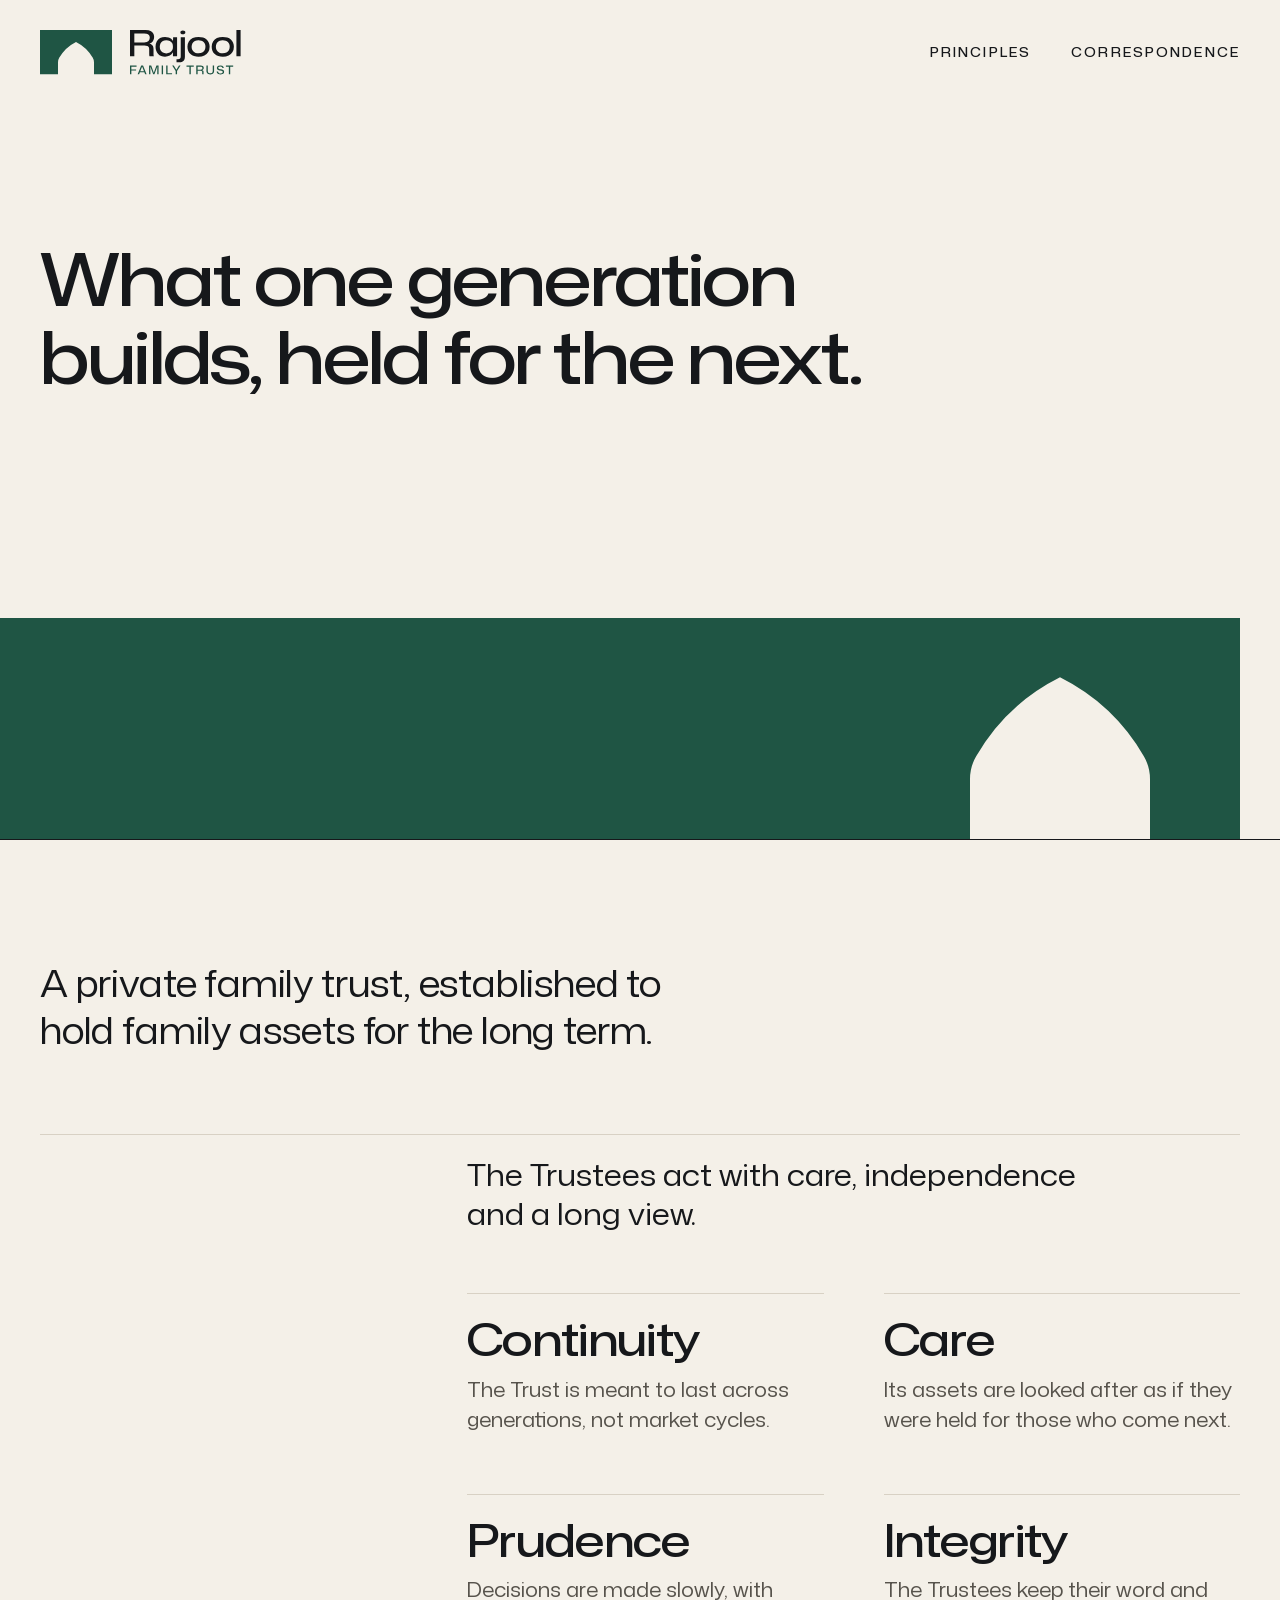
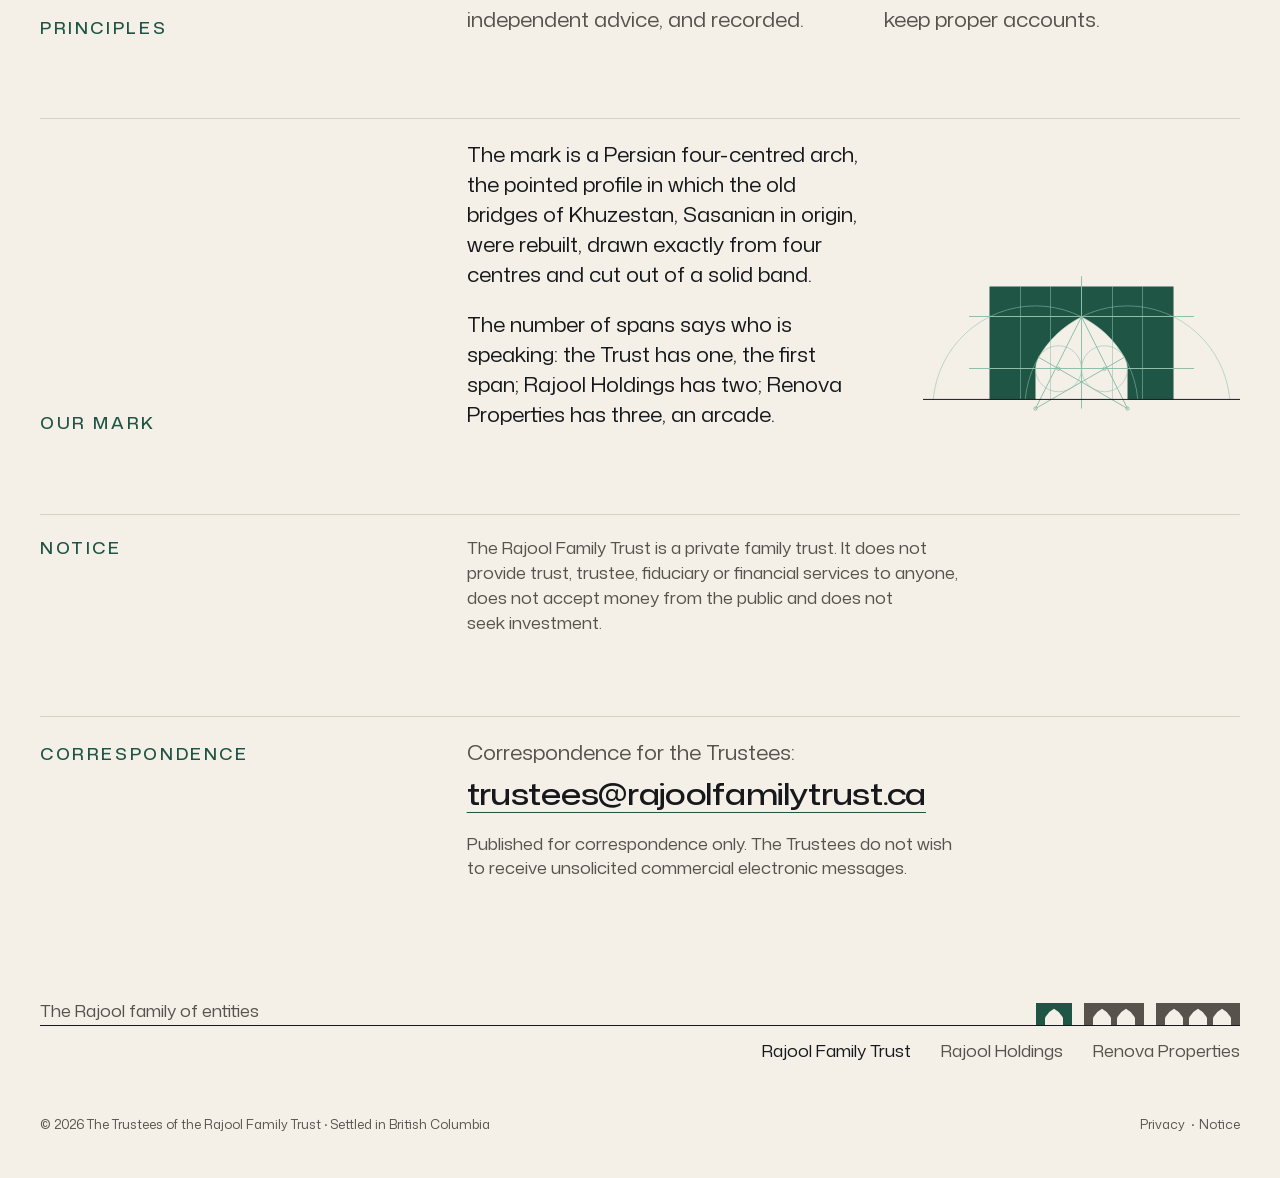
<file: index.html>
<!doctype html>
<html lang="en-CA">
<head>
<meta charset="utf-8">
<meta http-equiv="Content-Security-Policy" content="default-src 'none'; style-src 'self'; font-src 'self'; img-src 'self'; base-uri 'none'; form-action 'none'; upgrade-insecure-requests">
<meta name="viewport" content="width=device-width, initial-scale=1">
<meta name="referrer" content="strict-origin-when-cross-origin">
<title>Rajool Family Trust</title>
<meta name="description" content="A private family trust established in British Columbia to hold family assets for the long term.">
<meta name="robots" content="noindex">
<link rel="canonical" href="https://rajoolfamilytrust.ca/">
<meta property="og:type" content="website">
<meta property="og:site_name" content="Rajool Family Trust">
<meta property="og:title" content="Rajool Family Trust">
<meta property="og:description" content="A private family trust established in British Columbia to hold family assets for the long term.">
<meta property="og:url" content="https://rajoolfamilytrust.ca/">
<meta property="og:locale" content="en_CA">
<meta property="og:image" content="https://rajoolfamilytrust.ca/assets/og.png?v=c818d15e2e">
<meta property="og:image:type" content="image/png">
<meta property="og:image:width" content="1200">
<meta property="og:image:height" content="630">
<meta property="og:image:alt" content="Rajool Family Trust">
<meta name="twitter:card" content="summary_large_image">
<script type="application/ld+json">{"@context":"https://schema.org","@graph":[{"@type":"Organization","@id":"https://rajoolfamilytrust.ca/#organization","name":"Rajool Family Trust","legalName":"Rajool Family Trust","url":"https://rajoolfamilytrust.ca/","email":"trustees\u0040rajoolfamilytrust.ca","logo":"https://rajoolfamilytrust.ca/apple-touch-icon.png","description":"A private family trust established in British Columbia to hold family assets for the long term."},{"@type":"WebSite","@id":"https://rajoolfamilytrust.ca/#website","name":"Rajool Family Trust","url":"https://rajoolfamilytrust.ca/","publisher":{"@id":"https://rajoolfamilytrust.ca/#organization"}}]}</script>
<meta name="color-scheme" content="light">
<meta name="theme-color" content="#F4F0E8">
<link rel="preload" href="./assets/fonts/monasans-expanded-500-latin.woff2?v=4d032e9714" as="font" type="font/woff2" crossorigin>
<link rel="preload" href="./assets/fonts/monasans-semiexpanded-400-latin.woff2?v=7b20d30480" as="font" type="font/woff2" crossorigin>
<link rel="stylesheet" href="./assets/site.css?v=5542c61ba9">
<link rel="icon" href="./favicon.ico?v=ce61521b8e" sizes="32x32">
<link rel="icon" href="./icon.svg?v=ce0da22060" type="image/svg+xml">
<link rel="apple-touch-icon" href="./apple-touch-icon.png?v=f3a1981f7a">

</head>
<body>
<a class="skip-link" href="#main">Skip to content</a>
<header class="site-header">
<div class="wrap site-header__inner">
<a class="site-mark" href="./" aria-current="page"><svg viewBox="0 0 505 115" width="202" height="46" role="img" aria-label="Rajool Family Trust"><title>Rajool Family Trust</title><path class="mark" fill="#1F5544" fill-rule="evenodd" d="M0 110.83V0H180V110.83H135V80.83A22.5 22.5 0 0 0 131.99 69.58A100.44 100.44 0 0 0 90 30A100.44 100.44 0 0 0 48.01 69.58A22.5 22.5 0 0 0 45 80.83V110.83Z"/><path class="name" fill="#16181B" d="M225 65.76v-65.76h38.7q4.42 0 7.85 0.77t6.04 2.3 4.33 3.74 2.58 4.96 0.85 6q0 6.32-3.11 10.51t-8.8 5.82v0.54q3.61 0.54 5.91 2.17t3.39 4.23q1.08 2.62 1.08 6.32v11.73q0 1.71 0.13 3.29t0.77 3.38h-11q-0.46-1.53-0.59-3.16t-0.14-3.6v-9.93q0-3.42-0.99-5.68t-3.52-3.29-7.12-1.04h-26.61v-8.12h25.79q7.67 0 10.78-3.2t3.12-8.35q0-2.97-1-5.05t-2.84-3.38-4.37-1.89-5.69-0.59h-24.71v57.28zm87.6 0.81q-5.33 0-9.7-1.71t-7.49-4.96-4.83-7.8-1.71-10.15q0-7.58 2.98-13.13t8.34-8.52 12.41-2.98q4.96 0 8.75 1.22t6.49 3.38 4.15 5.05h0.54l0.27-8.93h9.92v47.72h-10.37v-9.38h-0.54q-2.26 4.6-7.44 7.4t-11.77 2.79zm2.97-8.11q5.23 0 8.98-2.08t5.73-5.5 1.98-7.4v-3.61q0-3.88-1.98-7.17t-5.73-5.28-8.98-1.98q-4.87 0-8.48 1.94t-5.64 5.59-2.03 8.98q0 5.05 2.03 8.79t5.64 5.73 8.48 1.99zm25.71 22.37v-7.94h3.79q3.52 0 5.14-1.67t1.63-5.73v-47.45h10.46v48.8q0 5.06-1.76 8.12t-4.92 4.47-7.48 1.4zm15.88-69.91q-3.07 0-4.65-1.4t-1.58-3.48q0-2.34 1.72-3.6t4.51-1.27q3.07 0 4.64 1.36t1.58 3.51q0 2.35-1.71 3.61t-4.51 1.27zm39.24 55.74q-6.32 0-11.41-1.71t-8.75-4.92-5.64-7.75q-1.99-4.56-1.99-10.24 0-7.67 3.48-13.22t9.69-8.52q6.23-2.98 14.62-2.98 6.22 0 11.32 1.67t8.75 4.92 5.64 7.8 1.98 10.33q0 7.48-3.43 13.03t-9.65 8.57-14.61 3.02zm0-8.3q5.32 0 9.2-1.98t5.95-5.68 2.08-8.66q0-3.79-1.17-6.86t-3.43-5.23-5.46-3.29-7.17-1.13q-5.41 0-9.25 1.98t-5.95 5.73-2.12 8.8q0 3.7 1.22 6.72t3.42 5.18 5.42 3.3q3.2 1.12 7.26 1.12zm60.62 8.3q-6.32 0-11.41-1.71t-8.75-4.92-5.64-7.75q-1.99-4.56-1.99-10.24 0-7.67 3.48-13.22t9.69-8.52q6.23-2.98 14.62-2.98 6.22 0 11.32 1.67t8.75 4.92 5.64 7.8 1.98 10.33q0 7.48-3.43 13.03t-9.65 8.57-14.61 3.02zm0-8.3q5.32 0 9.2-1.98t5.95-5.68 2.08-8.66q0-3.79-1.17-6.86t-3.43-5.23-5.46-3.29-7.17-1.13q-5.41 0-9.25 1.98t-5.95 5.73-2.12 8.8q0 3.7 1.22 6.72t3.42 5.18 5.42 3.3q3.2 1.12 7.26 1.12zm34.01 7.4v-65.76h10.46v65.76z"/><path class="descriptor" fill="#1F5544" d="M225 110.83v-21.87h16.41v2.88h-13.5l0.51-0.54v19.53zm2.55-9.3v-2.76h12.66v2.76zm16.59 9.3l8.85-21.87h4.65l8.85 21.87h-3.66l-6.33-16.38-1.08-2.88h-0.18l-1.08 2.91-6.36 16.35zm5.31-5.04l0.84-2.67h10.08l0.81 2.67zm23.19 5.04v-21.87h5.37l4.47 12.09 1.95 5.7h0.21l1.95-5.7 4.47-12.09h5.37v21.87h-3.27v-10.62l0.09-8.16h-0.24l-2.4 6.84-4.53 11.94h-3.09l-4.47-11.82-2.46-6.96h-0.24l0.12 8.19v10.59zm31.59 0v-21.87h3.42v21.87zm11.25 0v-21.87h3.42v19.68l-0.75-0.78h11.97v2.97zm23.7 0v-8.58l-8.73-13.29h3.96l4.14 6.57 2.28 3.84h0.15l2.31-3.84 4.2-6.57h3.9l-8.76 13.29v8.58zm34.38 0v-19.35h3.42v19.35zm-7.35-18.96v-2.91h18.21v2.91zm24.45 18.96v-21.87h11.64q1.38 0 2.51 0.25t1.98 0.75 1.44 1.2 0.87 1.64 0.28 2.07q0 2.04-1.03 3.43t-2.93 1.94v0.18q1.23 0.21 2.01 0.75t1.13 1.42 0.34 2.12v3.81q0 0.57 0.05 1.14t0.28 1.17h-3.48q-0.18-0.48-0.22-1.05t-0.05-1.29v-3.21q0-1.14-0.33-1.88t-1.17-1.11-2.4-0.37h-7.86v-2.67h7.68q2.46 0 3.48-1.08t1.02-2.76q0-0.99-0.31-1.68t-0.92-1.14-1.42-0.65q-0.83-0.19-1.85-0.19h-7.32v19.08zm35.01 0.27q-2.94 0-5.1-0.98t-3.31-2.95-1.16-4.98v-13.23h3.39v13.2q0 1.92 0.68 3.25t2.04 2.01 3.46 0.68 3.48-0.68 2.06-2.01 0.67-3.25v-13.2h3.39v13.23q0 2.88-1.12 4.86t-3.26 3.01-5.22 1.04zm25.44 0q-3.21 0-5.28-0.92t-3.09-2.52-1.08-3.67h3.57q0.06 1.44 0.72 2.46t1.98 1.54 3.27 0.53q1.77 0 3-0.41t1.86-1.2 0.63-1.96q0-1.02-0.36-1.67t-1.11-1.03-1.92-0.66-2.76-0.51q-1.98-0.3-3.52-0.72t-2.61-1.1-1.64-1.72-0.57-2.58q0-1.95 1.07-3.35t3.01-2.14 4.62-0.75 4.56 0.78 2.93 2.22q1.03 1.44 1.09 3.42h-3.48q-0.06-1.35-0.72-2.21t-1.81-1.27-2.72-0.42q-1.59 0-2.7 0.4t-1.71 1.14-0.6 1.79q0 1.2 0.62 1.84t1.96 1.01 3.54 0.69q1.8 0.24 3.33 0.63t2.67 1.08 1.77 1.86 0.63 3.03q0 1.92-1.05 3.36t-3.07 2.23-5.03 0.8zm21-0.27v-19.35h3.42v19.35zm-7.35-18.96v-2.91h18.21v2.91z"/></svg></a>
<nav class="site-nav" aria-label="Sections">
<ul class="site-nav__list" role="list"><li><a href="./#principles">Principles</a></li><li><a href="./#correspondence">Correspondence</a></li></ul>
<details class="site-menu">
<summary>Menu</summary>
<ul role="list"><li><a href="./#principles">Principles</a></li><li><a href="./#correspondence">Correspondence</a></li></ul>
</details>
</nav>
</div>
</header>

<main id="main" tabindex="-1">
<section class="hero">
<div class="wrap hero__text">
<h1 class="hero__line">What one generation builds, held for the next.</h1>
</div>
<div class="bridge"><div class="wrap bridge__wrap"><svg class="span-bar" viewBox="0 0 180 110.5" aria-hidden="true"><path class="mark" d="M-5000 110.5V0H180V110.5H135V80.5A22.5 22.5 0 0 0 131.99 69.25A100.44 100.44 0 0 0 90 29.67A100.44 100.44 0 0 0 48.01 69.25A22.5 22.5 0 0 0 45 80.5V110.5Z"/></svg></div></div>
</section>

<div class="wrap statement">
<p>A private family trust, established to hold family assets for the long&nbsp;term.</p>
</div>

<section class="section" id="principles">
<div class="wrap section__grid">
<h2>Principles</h2>
<div class="section__body">
<p class="section__lead">The Trustees act with care, independence and a long view.</p>
<dl class="principles">
<div><dt>Continuity</dt><dd>The Trust is meant to last across generations, not market cycles.</dd></div>
<div><dt>Care</dt><dd>Its assets are looked after as if they were held for those who come next.</dd></div>
<div><dt>Prudence</dt><dd>Decisions are made slowly, with independent advice, and recorded.</dd></div>
<div><dt>Integrity</dt><dd>The Trustees keep their word and keep proper accounts.</dd></div>
</dl>
</div>
</div>
</section>

<section class="section" id="our-mark">
<div class="wrap section__grid">
<h2>Our mark</h2>
<div class="section__body mark-note">
<div class="prose">
<p>The mark is a Persian four-centred arch, the pointed profile in which the old bridges of Khuzestan, Sasanian in origin, were rebuilt, drawn exactly from four centres and cut out of a solid band.</p>
<p>The number of spans says who is speaking: the Trust has one, the first span; Rajool Holdings has two; Renova Properties has three, an arcade.</p>
</div>
<figure class="mark-note__art"><svg class="span-drawing" viewBox="-65.04 -20 310.08 159.47" aria-hidden="true"><path class="mark" d="M0 110.5V0H180V110.5H135V80.5A22.5 22.5 0 0 0 131.99 69.25A100.44 100.44 0 0 0 90 29.67A100.44 100.44 0 0 0 48.01 69.25A22.5 22.5 0 0 0 45 80.5V110.5Z"/><g class="span-drawing__grid"><line x1="30" y1="0" x2="30" y2="110.5"/><line x1="60" y1="0" x2="60" y2="110.5"/><line x1="90" y1="0" x2="90" y2="110.5"/><line x1="120" y1="0" x2="120" y2="110.5"/><line x1="150" y1="0" x2="150" y2="110.5"/></g><g class="span-drawing__arcs"><circle cx="67.5" cy="80.5" r="22.5"/><circle cx="112.5" cy="80.5" r="22.5"/><path d="M-55.04 110.5A100.44 100.44 0 0 1 145.04 110.5"/><path d="M34.96 110.5A100.44 100.44 0 0 1 235.04 110.5"/></g><g class="span-drawing__levels"><line x1="-20" y1="80.5" x2="200" y2="80.5"/><line x1="-20" y1="29.67" x2="200" y2="29.67"/></g><g class="span-drawing__lines"><line x1="135" y1="119.47" x2="48.01" y2="69.25"/><line x1="45" y1="119.47" x2="131.99" y2="69.25"/><line x1="135" y1="119.47" x2="90" y2="29.67"/><line x1="45" y1="119.47" x2="90" y2="29.67"/><line x1="90" y1="-10" x2="90" y2="119.47"/></g><g class="span-drawing__centres"><circle cx="67.5" cy="80.5" r="1.6"/><circle cx="112.5" cy="80.5" r="1.6"/><circle cx="45" cy="119.47" r="1.6"/><circle cx="135" cy="119.47" r="1.6"/></g><g class="span-drawing__water"><line x1="-65.04" y1="110.5" x2="245.04" y2="110.5"/></g></svg></figure>
</div>
</div>
</section>

<section class="section section--small" id="notice">
<div class="wrap section__grid">
<h2>Notice</h2>
<div class="prose"><p>The Rajool Family Trust is a private family trust. It&nbsp;does not provide trust, trustee, fiduciary or financial services to anyone, does not accept money from the public and does not seek investment.</p></div>
</div>
</section>

<section class="section" id="correspondence">
<div class="wrap section__grid">
<h2>Correspondence</h2>
<div class="prose">
<p class="mailbox"><span class="mailbox__label">Correspondence for the Trustees:</span> <a href="&#109;&#97;&#105;&#108;&#116;&#111;&#58;&#116;&#114;&#117;&#115;&#116;&#101;&#101;&#115;&#64;&#114;&#97;&#106;&#111;&#111;&#108;&#102;&#97;&#109;&#105;&#108;&#121;&#116;&#114;&#117;&#115;&#116;&#46;&#99;&#97;">&#116;&#114;&#117;&#115;&#116;&#101;&#101;&#115;&#64;<wbr>&#114;&#97;&#106;&#111;&#111;&#108;&#102;&#97;&#109;&#105;&#108;&#121;&#116;&#114;&#117;&#115;&#116;&#46;&#99;&#97;</a></p>
<p class="casl">Published for correspondence only. The Trustees do not wish to receive unsolicited commercial electronic messages.</p>

</div>
</div>
</section>


</main>
<footer class="site-footer">
<div class="wrap">
<div class="family">
<p class="family__line">The Rajool family of entities</p>
<svg class="family__strip" viewBox="0 0.83 1020 110" width="204" height="22" aria-hidden="true"><path class="mark trust current" fill="#1F5544" fill-rule="evenodd" d="M0 110.83V0H180V110.83H135V80.83A22.5 22.5 0 0 0 131.99 69.58A100.44 100.44 0 0 0 90 30A100.44 100.44 0 0 0 48.01 69.58A22.5 22.5 0 0 0 45 80.83V110.83Z"/><path class="mark holdings" fill="#2A3F86" fill-rule="evenodd" d="M240 110.83V0H540V110.83H495V80.83A22.5 22.5 0 0 0 491.99 69.58A100.44 100.44 0 0 0 450 30A100.44 100.44 0 0 0 408.01 69.58A22.5 22.5 0 0 0 405 80.83V110.83H375V80.83A22.5 22.5 0 0 0 371.99 69.58A100.44 100.44 0 0 0 330 30A100.44 100.44 0 0 0 288.01 69.58A22.5 22.5 0 0 0 285 80.83V110.83Z"/><path class="mark renova" fill="#843821" fill-rule="evenodd" d="M600 110.83V0H1020V110.83H975V80.83A22.5 22.5 0 0 0 971.99 69.58A100.44 100.44 0 0 0 930 30A100.44 100.44 0 0 0 888.01 69.58A22.5 22.5 0 0 0 885 80.83V110.83H855V80.83A22.5 22.5 0 0 0 851.99 69.58A100.44 100.44 0 0 0 810 30A100.44 100.44 0 0 0 768.01 69.58A22.5 22.5 0 0 0 765 80.83V110.83H735V80.83A22.5 22.5 0 0 0 731.99 69.58A100.44 100.44 0 0 0 690 30A100.44 100.44 0 0 0 648.01 69.58A22.5 22.5 0 0 0 645 80.83V110.83Z"/></svg>
</div>
<ul class="family__names" role="list"><li><a href="https://rajoolfamilytrust.ca/" aria-current="page">Rajool Family Trust</a></li><li><a href="https://rajoolholdings.ca/">Rajool Holdings</a></li><li><a href="https://renovaproperties.ca/">Renova Properties</a></li></ul>
<div class="legal">
<p class="legal__name"><span>© 2026 The Trustees of the Rajool Family Trust</span><span class="sep"> · </span><span>Settled in British Columbia</span></p>
<ul class="legal__links" role="list">
<li><a href="./privacy/">Privacy</a></li>
<li><a href="./#notice">Notice</a></li>
</ul>
</div>
</div>
</footer>

</body>
</html>
</file>
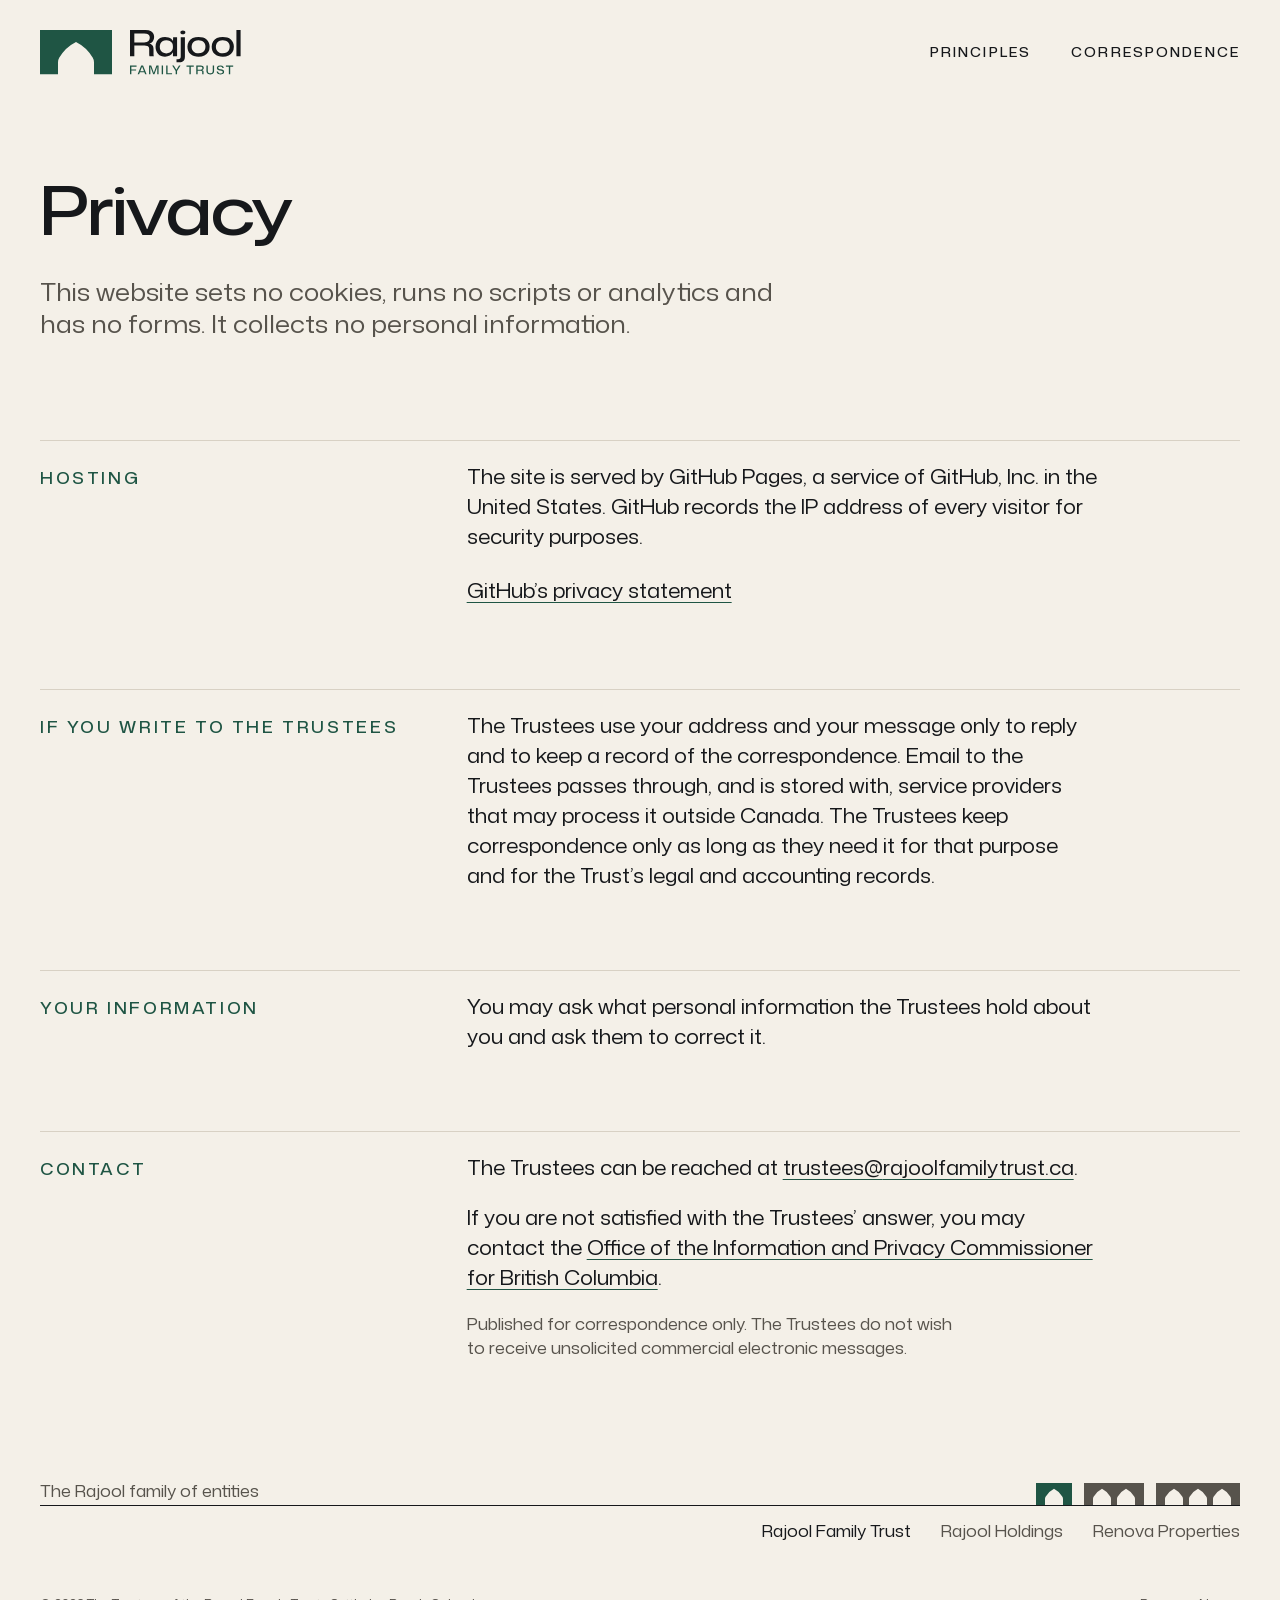
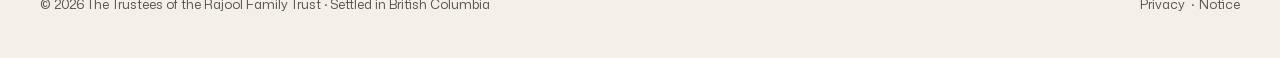
<file: privacy/index.html>
<!doctype html>
<html lang="en-CA">
<head>
<meta charset="utf-8">
<meta http-equiv="Content-Security-Policy" content="default-src 'none'; style-src 'self'; font-src 'self'; img-src 'self'; base-uri 'none'; form-action 'none'; upgrade-insecure-requests">
<meta name="viewport" content="width=device-width, initial-scale=1">
<meta name="referrer" content="strict-origin-when-cross-origin">
<title>Privacy · Rajool Family Trust</title>
<meta name="description" content="This website sets no cookies, runs no scripts or analytics and has no forms. It collects no personal information.">
<meta name="robots" content="noindex">
<link rel="canonical" href="https://rajoolfamilytrust.ca/privacy/">
<meta property="og:type" content="website">
<meta property="og:site_name" content="Rajool Family Trust">
<meta property="og:title" content="Privacy · Rajool Family Trust">
<meta property="og:description" content="This website sets no cookies, runs no scripts or analytics and has no forms. It collects no personal information.">
<meta property="og:url" content="https://rajoolfamilytrust.ca/privacy/">
<meta property="og:locale" content="en_CA">
<meta property="og:image" content="https://rajoolfamilytrust.ca/assets/og.png?v=c818d15e2e">
<meta property="og:image:type" content="image/png">
<meta property="og:image:width" content="1200">
<meta property="og:image:height" content="630">
<meta property="og:image:alt" content="Rajool Family Trust">
<meta name="twitter:card" content="summary_large_image">
<meta name="color-scheme" content="light">
<meta name="theme-color" content="#F4F0E8">
<link rel="preload" href="../assets/fonts/monasans-expanded-500-latin.woff2?v=4d032e9714" as="font" type="font/woff2" crossorigin>
<link rel="preload" href="../assets/fonts/monasans-semiexpanded-400-latin.woff2?v=7b20d30480" as="font" type="font/woff2" crossorigin>
<link rel="stylesheet" href="../assets/site.css?v=5542c61ba9">
<link rel="icon" href="../favicon.ico?v=ce61521b8e" sizes="32x32">
<link rel="icon" href="../icon.svg?v=ce0da22060" type="image/svg+xml">
<link rel="apple-touch-icon" href="../apple-touch-icon.png?v=f3a1981f7a">

</head>
<body>
<a class="skip-link" href="#main">Skip to content</a>
<header class="site-header">
<div class="wrap site-header__inner">
<a class="site-mark" href="../"><svg viewBox="0 0 505 115" width="202" height="46" role="img" aria-label="Rajool Family Trust"><title>Rajool Family Trust</title><path class="mark" fill="#1F5544" fill-rule="evenodd" d="M0 110.83V0H180V110.83H135V80.83A22.5 22.5 0 0 0 131.99 69.58A100.44 100.44 0 0 0 90 30A100.44 100.44 0 0 0 48.01 69.58A22.5 22.5 0 0 0 45 80.83V110.83Z"/><path class="name" fill="#16181B" d="M225 65.76v-65.76h38.7q4.42 0 7.85 0.77t6.04 2.3 4.33 3.74 2.58 4.96 0.85 6q0 6.32-3.11 10.51t-8.8 5.82v0.54q3.61 0.54 5.91 2.17t3.39 4.23q1.08 2.62 1.08 6.32v11.73q0 1.71 0.13 3.29t0.77 3.38h-11q-0.46-1.53-0.59-3.16t-0.14-3.6v-9.93q0-3.42-0.99-5.68t-3.52-3.29-7.12-1.04h-26.61v-8.12h25.79q7.67 0 10.78-3.2t3.12-8.35q0-2.97-1-5.05t-2.84-3.38-4.37-1.89-5.69-0.59h-24.71v57.28zm87.6 0.81q-5.33 0-9.7-1.71t-7.49-4.96-4.83-7.8-1.71-10.15q0-7.58 2.98-13.13t8.34-8.52 12.41-2.98q4.96 0 8.75 1.22t6.49 3.38 4.15 5.05h0.54l0.27-8.93h9.92v47.72h-10.37v-9.38h-0.54q-2.26 4.6-7.44 7.4t-11.77 2.79zm2.97-8.11q5.23 0 8.98-2.08t5.73-5.5 1.98-7.4v-3.61q0-3.88-1.98-7.17t-5.73-5.28-8.98-1.98q-4.87 0-8.48 1.94t-5.64 5.59-2.03 8.98q0 5.05 2.03 8.79t5.64 5.73 8.48 1.99zm25.71 22.37v-7.94h3.79q3.52 0 5.14-1.67t1.63-5.73v-47.45h10.46v48.8q0 5.06-1.76 8.12t-4.92 4.47-7.48 1.4zm15.88-69.91q-3.07 0-4.65-1.4t-1.58-3.48q0-2.34 1.72-3.6t4.51-1.27q3.07 0 4.64 1.36t1.58 3.51q0 2.35-1.71 3.61t-4.51 1.27zm39.24 55.74q-6.32 0-11.41-1.71t-8.75-4.92-5.64-7.75q-1.99-4.56-1.99-10.24 0-7.67 3.48-13.22t9.69-8.52q6.23-2.98 14.62-2.98 6.22 0 11.32 1.67t8.75 4.92 5.64 7.8 1.98 10.33q0 7.48-3.43 13.03t-9.65 8.57-14.61 3.02zm0-8.3q5.32 0 9.2-1.98t5.95-5.68 2.08-8.66q0-3.79-1.17-6.86t-3.43-5.23-5.46-3.29-7.17-1.13q-5.41 0-9.25 1.98t-5.95 5.73-2.12 8.8q0 3.7 1.22 6.72t3.42 5.18 5.42 3.3q3.2 1.12 7.26 1.12zm60.62 8.3q-6.32 0-11.41-1.71t-8.75-4.92-5.64-7.75q-1.99-4.56-1.99-10.24 0-7.67 3.48-13.22t9.69-8.52q6.23-2.98 14.62-2.98 6.22 0 11.32 1.67t8.75 4.92 5.64 7.8 1.98 10.33q0 7.48-3.43 13.03t-9.65 8.57-14.61 3.02zm0-8.3q5.32 0 9.2-1.98t5.95-5.68 2.08-8.66q0-3.79-1.17-6.86t-3.43-5.23-5.46-3.29-7.17-1.13q-5.41 0-9.25 1.98t-5.95 5.73-2.12 8.8q0 3.7 1.22 6.72t3.42 5.18 5.42 3.3q3.2 1.12 7.26 1.12zm34.01 7.4v-65.76h10.46v65.76z"/><path class="descriptor" fill="#1F5544" d="M225 110.83v-21.87h16.41v2.88h-13.5l0.51-0.54v19.53zm2.55-9.3v-2.76h12.66v2.76zm16.59 9.3l8.85-21.87h4.65l8.85 21.87h-3.66l-6.33-16.38-1.08-2.88h-0.18l-1.08 2.91-6.36 16.35zm5.31-5.04l0.84-2.67h10.08l0.81 2.67zm23.19 5.04v-21.87h5.37l4.47 12.09 1.95 5.7h0.21l1.95-5.7 4.47-12.09h5.37v21.87h-3.27v-10.62l0.09-8.16h-0.24l-2.4 6.84-4.53 11.94h-3.09l-4.47-11.82-2.46-6.96h-0.24l0.12 8.19v10.59zm31.59 0v-21.87h3.42v21.87zm11.25 0v-21.87h3.42v19.68l-0.75-0.78h11.97v2.97zm23.7 0v-8.58l-8.73-13.29h3.96l4.14 6.57 2.28 3.84h0.15l2.31-3.84 4.2-6.57h3.9l-8.76 13.29v8.58zm34.38 0v-19.35h3.42v19.35zm-7.35-18.96v-2.91h18.21v2.91zm24.45 18.96v-21.87h11.64q1.38 0 2.51 0.25t1.98 0.75 1.44 1.2 0.87 1.64 0.28 2.07q0 2.04-1.03 3.43t-2.93 1.94v0.18q1.23 0.21 2.01 0.75t1.13 1.42 0.34 2.12v3.81q0 0.57 0.05 1.14t0.28 1.17h-3.48q-0.18-0.48-0.22-1.05t-0.05-1.29v-3.21q0-1.14-0.33-1.88t-1.17-1.11-2.4-0.37h-7.86v-2.67h7.68q2.46 0 3.48-1.08t1.02-2.76q0-0.99-0.31-1.68t-0.92-1.14-1.42-0.65q-0.83-0.19-1.85-0.19h-7.32v19.08zm35.01 0.27q-2.94 0-5.1-0.98t-3.31-2.95-1.16-4.98v-13.23h3.39v13.2q0 1.92 0.68 3.25t2.04 2.01 3.46 0.68 3.48-0.68 2.06-2.01 0.67-3.25v-13.2h3.39v13.23q0 2.88-1.12 4.86t-3.26 3.01-5.22 1.04zm25.44 0q-3.21 0-5.28-0.92t-3.09-2.52-1.08-3.67h3.57q0.06 1.44 0.72 2.46t1.98 1.54 3.27 0.53q1.77 0 3-0.41t1.86-1.2 0.63-1.96q0-1.02-0.36-1.67t-1.11-1.03-1.92-0.66-2.76-0.51q-1.98-0.3-3.52-0.72t-2.61-1.1-1.64-1.72-0.57-2.58q0-1.95 1.07-3.35t3.01-2.14 4.62-0.75 4.56 0.78 2.93 2.22q1.03 1.44 1.09 3.42h-3.48q-0.06-1.35-0.72-2.21t-1.81-1.27-2.72-0.42q-1.59 0-2.7 0.4t-1.71 1.14-0.6 1.79q0 1.2 0.62 1.84t1.96 1.01 3.54 0.69q1.8 0.24 3.33 0.63t2.67 1.08 1.77 1.86 0.63 3.03q0 1.92-1.05 3.36t-3.07 2.23-5.03 0.8zm21-0.27v-19.35h3.42v19.35zm-7.35-18.96v-2.91h18.21v2.91z"/></svg></a>
<nav class="site-nav" aria-label="Sections">
<ul class="site-nav__list" role="list"><li><a href="../#principles">Principles</a></li><li><a href="../#correspondence">Correspondence</a></li></ul>
<details class="site-menu">
<summary>Menu</summary>
<ul role="list"><li><a href="../#principles">Principles</a></li><li><a href="../#correspondence">Correspondence</a></li></ul>
</details>
</nav>
</div>
</header>

<main id="main" tabindex="-1">
<div class="wrap page-head">
<h1>Privacy</h1>
<p class="lead">This website sets no cookies, runs no scripts or analytics and has no forms. It collects no personal information.</p>
</div>

<section class="section">
<div class="wrap section__grid">
<h2>Hosting</h2>
<div class="prose">
<p>The site is served by GitHub Pages, a service of GitHub, Inc. in the United States. GitHub records the IP address of every visitor for security purposes.</p>
<p class="link-row"><a href="https://docs.github.com/en/site-policy/privacy-policies/github-general-privacy-statement">GitHub’s privacy statement</a></p>
</div>
</div>
</section>

<section class="section">
<div class="wrap section__grid">
<h2>If you write to the Trustees</h2>
<div class="prose"><p>The Trustees use your address and your message only to reply and to keep a record of the correspondence. Email to the Trustees passes through, and is stored with, service providers that may process it outside Canada. The Trustees keep correspondence only as long as they need it for that purpose and for the Trust’s legal and accounting records.</p></div>
</div>
</section>

<section class="section">
<div class="wrap section__grid">
<h2>Your information</h2>
<div class="prose"><p>You may ask what personal information the Trustees hold about you and ask them to correct it.</p></div>
</div>
</section>

<section class="section">
<div class="wrap section__grid">
<h2>Contact</h2>
<div class="prose">
<p>The Trustees can be reached at <a href="&#109;&#97;&#105;&#108;&#116;&#111;&#58;&#116;&#114;&#117;&#115;&#116;&#101;&#101;&#115;&#64;&#114;&#97;&#106;&#111;&#111;&#108;&#102;&#97;&#109;&#105;&#108;&#121;&#116;&#114;&#117;&#115;&#116;&#46;&#99;&#97;">&#116;&#114;&#117;&#115;&#116;&#101;&#101;&#115;&#64;<wbr>&#114;&#97;&#106;&#111;&#111;&#108;&#102;&#97;&#109;&#105;&#108;&#121;&#116;&#114;&#117;&#115;&#116;&#46;&#99;&#97;</a>.</p>
<p>If you are not satisfied with the Trustees’ answer, you may contact the <a href="https://www.oipc.bc.ca/">Office of the Information and Privacy Commissioner for British Columbia</a>.</p>
<p class="casl">Published for correspondence only. The Trustees do not wish to receive unsolicited commercial electronic messages.</p>

</div>
</div>
</section>

</main>
<footer class="site-footer">
<div class="wrap">
<div class="family">
<p class="family__line">The Rajool family of entities</p>
<svg class="family__strip" viewBox="0 0.83 1020 110" width="204" height="22" aria-hidden="true"><path class="mark trust current" fill="#1F5544" fill-rule="evenodd" d="M0 110.83V0H180V110.83H135V80.83A22.5 22.5 0 0 0 131.99 69.58A100.44 100.44 0 0 0 90 30A100.44 100.44 0 0 0 48.01 69.58A22.5 22.5 0 0 0 45 80.83V110.83Z"/><path class="mark holdings" fill="#2A3F86" fill-rule="evenodd" d="M240 110.83V0H540V110.83H495V80.83A22.5 22.5 0 0 0 491.99 69.58A100.44 100.44 0 0 0 450 30A100.44 100.44 0 0 0 408.01 69.58A22.5 22.5 0 0 0 405 80.83V110.83H375V80.83A22.5 22.5 0 0 0 371.99 69.58A100.44 100.44 0 0 0 330 30A100.44 100.44 0 0 0 288.01 69.58A22.5 22.5 0 0 0 285 80.83V110.83Z"/><path class="mark renova" fill="#843821" fill-rule="evenodd" d="M600 110.83V0H1020V110.83H975V80.83A22.5 22.5 0 0 0 971.99 69.58A100.44 100.44 0 0 0 930 30A100.44 100.44 0 0 0 888.01 69.58A22.5 22.5 0 0 0 885 80.83V110.83H855V80.83A22.5 22.5 0 0 0 851.99 69.58A100.44 100.44 0 0 0 810 30A100.44 100.44 0 0 0 768.01 69.58A22.5 22.5 0 0 0 765 80.83V110.83H735V80.83A22.5 22.5 0 0 0 731.99 69.58A100.44 100.44 0 0 0 690 30A100.44 100.44 0 0 0 648.01 69.58A22.5 22.5 0 0 0 645 80.83V110.83Z"/></svg>
</div>
<ul class="family__names" role="list"><li><a href="https://rajoolfamilytrust.ca/" aria-current="true">Rajool Family Trust</a></li><li><a href="https://rajoolholdings.ca/">Rajool Holdings</a></li><li><a href="https://renovaproperties.ca/">Renova Properties</a></li></ul>
<div class="legal">
<p class="legal__name"><span>© 2026 The Trustees of the Rajool Family Trust</span><span class="sep"> · </span><span>Settled in British Columbia</span></p>
<ul class="legal__links" role="list">
<li><a href="../privacy/" aria-current="page">Privacy</a></li>
<li><a href="../#notice">Notice</a></li>
</ul>
</div>
</div>
</footer>

</body>
</html>
</file>
<file: assets/site.css>
@layer reset, tokens, base, layout, components, utilities;
@font-face {
  font-family: "Mona Sans Expanded";
  font-style: normal;
  font-weight: 500;
  font-display: swap;
  src: url("fonts/monasans-expanded-500-latin-ext.woff2?v=0ff20db045") format("woff2");
  unicode-range: U+0100-02BA, U+02BD-02C5, U+02C7-02CC, U+02CE-02D7, U+02DD-02FF, U+0304, U+0308, U+0329, U+1D00-1DBF, U+1E00-1E9F, U+1EF2-1EFF, U+2020, U+20A0-20AB, U+20AD-20C4, U+2113, U+2C60-2C7F, U+A720-A7FF;
}
@font-face {
  font-family: "Mona Sans Expanded";
  font-style: normal;
  font-weight: 500;
  font-display: swap;
  src: url("fonts/monasans-expanded-500-latin.woff2?v=4d032e9714") format("woff2");
  unicode-range: U+0000-00FF, U+0131, U+0152-0153, U+02BB-02BC, U+02C6, U+02DA, U+02DC, U+0304, U+0308, U+0329, U+2000-206F, U+20AC, U+2122, U+2191, U+2193, U+2212, U+2215, U+FEFF, U+FFFD;
}
@font-face {
  font-family: "Mona Sans SemiExpanded";
  font-style: normal;
  font-weight: 400;
  font-display: swap;
  src: url("fonts/monasans-semiexpanded-400-latin-ext.woff2?v=ca2d2a0001") format("woff2");
  unicode-range: U+0100-02BA, U+02BD-02C5, U+02C7-02CC, U+02CE-02D7, U+02DD-02FF, U+0304, U+0308, U+0329, U+1D00-1DBF, U+1E00-1E9F, U+1EF2-1EFF, U+2020, U+20A0-20AB, U+20AD-20C4, U+2113, U+2C60-2C7F, U+A720-A7FF;
}
@font-face {
  font-family: "Mona Sans SemiExpanded";
  font-style: normal;
  font-weight: 400;
  font-display: swap;
  src: url("fonts/monasans-semiexpanded-400-latin.woff2?v=7b20d30480") format("woff2");
  unicode-range: U+0000-00FF, U+0131, U+0152-0153, U+02BB-02BC, U+02C6, U+02DA, U+02DC, U+0304, U+0308, U+0329, U+2000-206F, U+20AC, U+2122, U+2191, U+2193, U+2212, U+2215, U+FEFF, U+FFFD;
}
@font-face {
  font-family: "Mona Sans SemiExpanded";
  font-style: normal;
  font-weight: 500;
  font-display: swap;
  src: url("fonts/monasans-semiexpanded-500-latin-ext.woff2?v=015ec00944") format("woff2");
  unicode-range: U+0100-02BA, U+02BD-02C5, U+02C7-02CC, U+02CE-02D7, U+02DD-02FF, U+0304, U+0308, U+0329, U+1D00-1DBF, U+1E00-1E9F, U+1EF2-1EFF, U+2020, U+20A0-20AB, U+20AD-20C4, U+2113, U+2C60-2C7F, U+A720-A7FF;
}
@font-face {
  font-family: "Mona Sans SemiExpanded";
  font-style: normal;
  font-weight: 500;
  font-display: swap;
  src: url("fonts/monasans-semiexpanded-500-latin.woff2?v=79d76f1848") format("woff2");
  unicode-range: U+0000-00FF, U+0131, U+0152-0153, U+02BB-02BC, U+02C6, U+02DA, U+02DC, U+0304, U+0308, U+0329, U+2000-206F, U+20AC, U+2122, U+2191, U+2193, U+2212, U+2215, U+FEFF, U+FFFD;
}
@layer tokens {
:root {
  color-scheme: light;
  --paper:         oklch(95.6% 0.011 84.6);
  --paper-raised:  oklch(98.3% 0.006 84.6);
  --stone:         oklch(86.3% 0.019 83.1);
  --ink-2:         oklch(44.4% 0.012 81.8);
  --ink:           oklch(20.8% 0.007 258.4);
  --night:         oklch(18.5% 0.005 248.1);
  --night-raised:  oklch(23.3% 0.007 248.1);
  --night-stone:   oklch(35.8% 0.007 248.0);
  --night-ink-2:   oklch(71.4% 0.018 84.6);
  --night-ink:     oklch(92.7% 0.016 82.8);
  --cypress-700:   oklch(40.8% 0.064 169.3);
  --cypress-300:   oklch(76.4% 0.060 165.0);
  --lapis-700:     oklch(39.3% 0.122 268.0);
  --lapis-300:     oklch(77.6% 0.080 270.9);
  --brick-700:     oklch(44.0% 0.111 37.4);
  --brick-300:     oklch(75.7% 0.102 44.2);
  --cypress-wash:  oklch(92.5% 0.022 169.3);
  --lapis-wash:    oklch(92.5% 0.022 268.0);
  --brick-wash:    oklch(92.5% 0.022 37.4);
  --cypress-wash-dark: oklch(26% 0.035 169.3);
  --lapis-wash-dark:   oklch(26% 0.035 268.0);
  --brick-wash-dark:   oklch(26% 0.035 37.4);
  --cypress: var(--cypress-700);
  --lapis:   var(--lapis-700);
  --brick:   var(--brick-700);
  --bg:          var(--paper);
  --bg-raised:   var(--paper-raised);
  --text:        var(--ink);
  --text-2:      var(--ink-2);
  --rule-color:  var(--stone);
  --on-accent:   var(--paper);
  --theme-color: #F4F0E8;
  --font-display: "Mona Sans Expanded", "Helvetica Neue", Arial, ui-sans-serif, system-ui, sans-serif;
  --font-caps:    "Mona Sans SemiExpanded", "Helvetica Neue", Arial, ui-sans-serif, system-ui, sans-serif;
  --font-text:    "Mona Sans SemiExpanded", ui-sans-serif, system-ui, -apple-system, "Segoe UI", "Helvetica Neue", Arial, sans-serif;
  --weight-display: 500;
  --weight-caps:    500;
  --weight-text:    400;
  --weight-regular: 400;
  --weight-medium:  500;
  --tracking-hero:    clamp(-0.025em, 0.0047rem - 0.1652vw, -0.01em);
  --tracking-display: -0.015em;
  --tracking-heading: -0.01em;
  --tracking-caps:    0.16em;
  --tracking-caps-tight: 0.12em;
  --leading-display: 1.02;
  --leading-tight: 1.1;
  --leading-snug:  1.3;
  --leading-body:  1.5;
  --measure:       45ch;
  --step--2: clamp(0.7762rem, 0.7539rem + 0.0988vw, 0.8330rem);
  --step--1: clamp(0.9081rem, 0.8642rem + 0.1953vw, 1.0204rem);
  --step-0:  clamp(1.0625rem, 0.9891rem + 0.3261vw, 1.2500rem);
  --step-1:  clamp(1.2431rem, 1.1304rem + 0.5011vw, 1.5312rem);
  --step-2:  clamp(1.4545rem, 1.2896rem + 0.7327vw, 1.8758rem);
  --step-3:  clamp(1.7017rem, 1.4685rem + 1.0367vw, 2.2978rem);
  --step-4:  clamp(1.9910rem, 1.6686rem + 1.4328vw, 2.8148rem);
  --step-5:  clamp(2.3295rem, 1.8917rem + 1.9456vw, 3.4482rem);
  --step-6:  clamp(2.7255rem, 2.1391rem + 2.6062vw, 4.2240rem);
  --step-7:  clamp(3.2500rem, 2.5261rem + 3.2174vw, 5.1000rem);
  --hero-line: clamp(2.1250rem, 1.1957rem + 4.1304vw, 4.5000rem);
  --space-3xs: clamp(0.2656rem, 0.2473rem + 0.0815vw, 0.3125rem);
  --space-2xs: clamp(0.5312rem, 0.4946rem + 0.1630vw, 0.6250rem);
  --space-xs:  clamp(0.7969rem, 0.7418rem + 0.2446vw, 0.9375rem);
  --space-s:   clamp(1.0625rem, 0.9891rem + 0.3261vw, 1.2500rem);
  --space-m:   clamp(1.5938rem, 1.4837rem + 0.4891vw, 1.8750rem);
  --space-l:   clamp(2.1250rem, 1.9783rem + 0.6522vw, 2.5000rem);
  --space-xl:  clamp(3.1875rem, 2.9674rem + 0.9783vw, 3.7500rem);
  --space-2xl: clamp(4.2500rem, 3.9565rem + 1.3043vw, 5.0000rem);
  --space-3xl: clamp(6.3750rem, 5.9348rem + 1.9565vw, 7.5000rem);
  --space-2xs-s:  clamp(0.5312rem, 0.2500rem + 1.2500vw, 1.2500rem);
  --space-s-l:    clamp(1.0625rem, 0.5000rem + 2.5000vw, 2.5000rem);
  --space-m-xl:   clamp(1.5938rem, 0.7500rem + 3.7500vw, 3.7500rem);
  --space-l-2xl:  clamp(2.1250rem, 1.0000rem + 5.0000vw, 5.0000rem);
  --space-xl-3xl: clamp(3.1875rem, 1.5000rem + 7.5000vw, 7.5000rem);
  --gutter: max(1rem, var(--space-s-l));
  --mark-header: 2.7706rem;
  --mark-footer: 1.3854rem;
  --mark-clear: 0.2707;
  --rule-hair:  1px;
  --rule:       1px;
  --rule-heavy: 2px;
  --radius-0: 0;
  --radius-s: 2px;
  --radius-round: 999px;
  --focus-width:  2px;
  --focus-offset: 3px;
  --focus-ring: var(--focus-width) solid var(--accent);
  --dur-1: 120ms;
  --dur-2: 200ms;
  --dur-3: 320ms;
  --ease-out: cubic-bezier(0.2, 0, 0, 1);
  --ease-in-out: cubic-bezier(0.4, 0, 0.2, 1);
}
:where(:root) {
  --accent:      var(--text);
  --accent-wash: var(--rule-color);
}
@media (prefers-reduced-motion: reduce) {
  :root { --dur-1: 0ms; --dur-2: 0ms; --dur-3: 0ms; }
}
@media (forced-colors: active) {
  :root { --focus-ring: var(--focus-width) solid Highlight; }
}
@media print {
  :root {
    color-scheme: light;
    --cypress: var(--cypress-700);
    --lapis:   var(--lapis-700);
    --brick:   var(--brick-700);
    --bg: #FFFFFF; --bg-raised: #FFFFFF; --text: #000000; --text-2: var(--ink-2);
    --rule-color: var(--stone); --on-accent: #FFFFFF;
  }
}
}
@layer tokens {
  :root {
    --content-max: 75rem;
    --u-header: 0.25rem;
    --u-footer: 0.125rem;
    --u-hero: 1.25rem;
    --hero-share: 1;
    --hero-lead: 6;
    --header-pad: var(--space-m);
    --header-extra: 0px;
    --header-block: calc(var(--header-pad) + var(--lockup-family-units) * var(--u-header) / 10 + var(--header-extra));
    --hero-below: var(--space-xl);
  }
  @media (width < 22.5rem) {
    :root { --u-header: min(0.25rem, (100vw - 2 * var(--gutter)) * 10 / var(--lockup-small-wunits)); }
  }
}
@layer reset {
  *, *::before, *::after { box-sizing: border-box; }
  html { -webkit-text-size-adjust: 100%; text-size-adjust: 100%; }
  body, h1, h2, h3, p, ul, ol, dl, dd, figure { margin: 0; }
  ul[role="list"], ol[role="list"] { list-style: none; padding: 0; }
  svg { display: block; }
  a { color: inherit; }
}
@layer base {
  html {
    background: var(--bg);
    color: var(--text);
    font-family: var(--font-text);
    font-synthesis: none;
    font-size: 100%;
    line-height: var(--leading-body);
    hanging-punctuation: first;
    scroll-padding-block-start: var(--space-m);
  }
  body {
    min-block-size: 100svh;
    display: flex;
    flex-direction: column;
    font-size: var(--step-0);
    font-kerning: normal;
    font-variant-ligatures: common-ligatures;
  }
  main { flex: 1 0 auto; }
  [tabindex="-1"]:focus { outline: none; }
  h1, h2, h3 {
    font-family: var(--font-display);
    font-weight: var(--weight-display);
    line-height: var(--leading-tight);
    letter-spacing: var(--tracking-heading);
    text-wrap: balance;
    overflow-wrap: break-word;
  }
  h1 { font-size: var(--step-5); letter-spacing: var(--tracking-display); }
  h2 { font-size: var(--step-3); }
  h3 { font-size: var(--step-2); }
  p, li, dd { text-wrap: pretty; }
  a {
    text-decoration-line: underline;
    text-decoration-thickness: 1px;
    text-underline-offset: 0.22em;
    text-decoration-color: var(--accent);
  }
  a:hover { text-decoration-thickness: 2px; }
  :focus-visible {
    outline: var(--focus-ring);
    outline-offset: var(--focus-offset);
  }
  ::selection { background: var(--accent-wash); color: var(--text); }
}
@layer layout {
  .wrap {
    inline-size: min(100% - 2 * var(--gutter), var(--content-max));
    margin-inline: auto;
  }
  .section { padding-block: var(--space-l-2xl) 0; }
  .section__grid {
    display: grid;
    gap: var(--space-s) var(--space-l);
    padding-block-start: var(--space-s);
    border-block-start: var(--rule-hair) solid var(--rule-color);
  }
  @media (width >= 56rem) {
    .section__grid { grid-template-columns: minmax(0, 1fr) minmax(0, 2fr); align-items: baseline; }
  }
  .section__grid > h2 {
    font: var(--weight-caps) var(--step--1)/1.3 var(--font-caps);
    letter-spacing: var(--tracking-caps);
    text-transform: uppercase;
    color: var(--accent);
  }
  .prose { max-inline-size: var(--measure); }
  .prose > * + * { margin-block-start: var(--space-s); }
}
@layer components {
  .skip-link {
    position: absolute;
    inset-block-start: var(--space-2xs);
    inset-inline-start: var(--gutter);
    z-index: 3;
    padding: var(--space-2xs) var(--space-xs);
    background: var(--text);
    color: var(--bg);
    font: var(--weight-caps) var(--step--1)/1.2 var(--font-caps);
    text-decoration: none;
  }
  .skip-link:not(:focus) {
    clip-path: inset(50%);
    block-size: 1px;
    inline-size: 1px;
    overflow: hidden;
    white-space: nowrap;
  }
  .site-header {
    position: relative;
    z-index: 2;
    block-size: var(--header-block);
    padding-block-start: var(--header-pad);
  }
  .site-header__inner {
    --nav-drop: calc(var(--lockup-small-band) * var(--u-header) / 10 - 1.375rem);
    display: flex;
    flex-wrap: wrap;
    align-items: flex-start;
    justify-content: space-between;
    gap: calc(var(--space-2xs) - var(--nav-drop)) max(var(--space-2xs), 3 * var(--u-header));
  }
  @supports (margin-top: round(1.5px, 1px)) {
    .site-header__inner { --nav-drop: round(calc(var(--lockup-small-band) * var(--u-header) / 10 - 1.375rem), 1px); }
  }
  .site-mark { display: block; flex: none; }
  .site-mark:focus-visible { outline-offset: calc(3 * var(--u-header)); }
  .site-mark svg {
    block-size: calc(var(--lockup-small-units) * var(--u-header) / 10);
    inline-size: auto;
  }
  .site-mark .mark, .site-mark .descriptor { fill: var(--accent); }
  .site-mark .name { fill: var(--text); }
  .site-mark .endorsement { fill: var(--text-2); }
  .site-nav { margin-block-start: var(--nav-drop); margin-inline-start: auto; }
  .site-nav__list { display: flex; flex-wrap: wrap; column-gap: var(--space-l); }
  .site-nav a, .site-menu summary {
    display: flex;
    align-items: center;
    min-block-size: 2.75rem;
    font: var(--weight-caps) max(0.8125rem, var(--step--2))/1 var(--font-caps);
    letter-spacing: var(--tracking-caps);
    text-transform: uppercase;
    text-decoration-color: transparent;
    text-underline-offset: 0.5em;
  }
  .site-nav a:hover { text-decoration-color: var(--accent); text-decoration-thickness: 1px; }
  .site-menu { display: none; }
  .site-menu summary {
    gap: 0.4em;
    letter-spacing: 0.1em;
    list-style: none;
    cursor: pointer;
  }
  .site-menu summary::-webkit-details-marker { display: none; }
  .site-menu summary::after {
    content: "";
    inline-size: 0.75rem;
    block-size: 0.4375rem;
    border-block: 1.5px solid currentColor;
  }
  .site-menu[open] summary::after { block-size: 0; border-block-end: 0; }
  .site-menu ul {
    position: absolute;
    inset-inline: 0;
    inset-block-start: 100%;
    min-block-size: calc(100svh - var(--header-block));
    padding: var(--space-2xs) var(--gutter) var(--space-m);
    background: var(--bg);
    border-block-end: var(--rule-hair) solid var(--rule-color);
  }
  .site-menu li + li { border-block-start: var(--rule-hair) solid var(--rule-color); }
  .site-menu ul a {
    display: block;
    padding-block: var(--space-s);
    font: var(--weight-display) var(--step-2)/1.2 var(--font-display);
    letter-spacing: var(--tracking-heading);
    text-transform: none;
    text-decoration-color: transparent;
  }
  @media (width < 48rem) {
    .site-nav__list { display: none; }
    .site-menu { display: block; }
  }
  .hero {
    display: grid;
    grid-template-rows: minmax(var(--space-m), 2fr) auto minmax(var(--space-xl), 3fr) auto;
    min-block-size: min(calc(100svh - var(--header-block)), 60rem);
    padding-block-end: var(--hero-below);
  }
  .hero__text { grid-row: 2; }
  .hero > .bridge { grid-row: 4; }
  .hero__line {
    max-inline-size: 14em;
    font-size: var(--hero-line);
    line-height: 1.08;
    letter-spacing: var(--tracking-hero);
  }
  @media (width < 64rem) {
    .hero { display: block; min-block-size: 0; padding-block: var(--space-xl) 0; }
    .hero > .bridge { margin-block-start: var(--space-xl); }
    .statement { padding-block-start: var(--space-xl); }
  }
  @media (width < 40rem) {
    .hero { padding-block-start: var(--space-l); }
    .hero > .bridge { margin-block-start: var(--space-l); }
    .statement { padding-block-start: var(--space-l); }
    .hero__line { line-height: 1.12; }
  }
  .bridge { container-type: inline-size; overflow-x: clip; }
  .bridge__wrap { display: flex; justify-content: flex-end; }
  .bridge::after {
    content: "";
    display: block;
    block-size: var(--rule);
    background: var(--text);
  }
  .span-bar {
    --reach: calc((100cqi + min(100cqi - 2 * var(--gutter), var(--content-max))) / 2);
    --u-fit: calc(var(--reach) * var(--hero-share) / var(--span-family-units));
    --u: min(var(--u-hero), var(--u-fit));
    flex: none;
    inline-size: calc(var(--u) * var(--span-units));
    block-size: auto;
    overflow: visible;
  }
  @media (width >= 48rem) {
    .span-bar { --u-fit: calc(var(--reach) / (var(--span-family-units) + var(--hero-lead))); }
  }
  @supports (inline-size: round(down, 3px, 2px)) {
    .span-bar { --u: round(down, min(var(--u-hero), var(--u-fit)), 2px); }
  }
  .span-bar .mark { fill: var(--accent); }
  @media (width >= 48rem) and (height <= 43rem) {
    :root { --hero-below: var(--space-l); }
  }
  @media (width >= 48rem) and (height <= 38rem) {
    :root { --u-hero: 1rem; }
  }
  .statement { padding-block-start: var(--space-xl); }
  .statement p {
    max-inline-size: 23em;
    font-size: var(--step-3);
    line-height: 1.28;
    letter-spacing: -0.005em;
    text-wrap: balance;
  }
  .page-head { padding-block: var(--space-2xl) var(--space-s); }
  .page-head h1 { font-size: var(--step-6); }
  .page-head .lead { margin-block-start: var(--space-m); }
  .page-head .lead + p { margin-block-start: var(--space-m); }
  .lead {
    max-inline-size: 30em;
    font-size: var(--step-1);
    line-height: var(--leading-snug);
    color: var(--text-2);
  }
  .section__lead {
    max-inline-size: 22em;
    margin-block-end: var(--space-xl);
    font-size: var(--step-2);
    line-height: 1.3;
  }
  .section__body { container-type: inline-size; }
  .principles { display: grid; gap: var(--space-l) var(--space-xl); }
  .principles > div { padding-block-start: var(--space-s); border-block-start: var(--rule-hair) solid var(--rule-color); }
  .principles dt {
    font: var(--weight-display) var(--step-4)/var(--leading-tight) var(--font-display);
    letter-spacing: var(--tracking-display);
  }
  .principles dd {
    max-inline-size: 24em;
    margin-block-start: var(--space-2xs);
    color: var(--text-2);
  }
  @container (inline-size >= 34rem) {
    .principles { grid-template-columns: repeat(2, minmax(0, 1fr)); row-gap: var(--space-xl); }
  }
  .section--small .prose { font-size: var(--step--1); line-height: 1.55; color: var(--text-2); }
  .link-row a { display: inline-block; padding-block: 0.25rem; }
  .mailbox { font: var(--weight-display) var(--step-2)/1.2 var(--font-display); letter-spacing: var(--tracking-heading); overflow-wrap: normal; }
  .mailbox a { display: inline-block; padding-block: 0.15em; }
  .casl { max-inline-size: var(--measure); font-size: var(--step--1); color: var(--text-2); }
  .mailbox + .casl { margin-block-start: var(--space-xs); }
  .site-footer { margin-block-start: var(--space-xl-3xl); padding-block-end: var(--space-l); }
  .family {
    display: grid;
    grid-template-columns: minmax(0, 1fr) auto;
    align-items: end;
    column-gap: var(--space-s);
  }
  .family::after {
    content: "";
    grid-row: 2;
    grid-column: 1 / -1;
    block-size: var(--rule);
    background: var(--text);
  }
  .family__line {
    grid-row: 1;
    padding-block-end: 0.3em;
    font-size: var(--step--1);
    line-height: 1.2;
    color: var(--text-2);
  }
  .family__strip { grid-row: 1; grid-column: 2; }
  .family__strip .mark { fill: var(--text-2); }
  .family__strip .current { fill: var(--accent); }
  .family__names {
    display: flex;
    flex-wrap: wrap;
    justify-content: flex-end;
    column-gap: var(--space-m);
    font-size: var(--step--1);
    line-height: 1.2;
  }
  .family__names a {
    display: block;
    padding-block: var(--space-xs) var(--space-2xs);
    color: var(--text-2);
    text-decoration-color: transparent;
  }
  .family__names a[aria-current] { color: var(--text); }
  .family__names a:hover { text-decoration-color: currentColor; text-decoration-thickness: 1px; }
  .legal {
    display: flex;
    flex-wrap: wrap;
    align-items: baseline;
    gap: 0 var(--space-m);
    margin-block-start: var(--space-l);
    font: var(--weight-regular) 0.75rem/1.5 var(--font-text);
    color: var(--text-2);
  }
  .legal__name > span { white-space: nowrap; }
  .legal__links { display: flex; flex-wrap: wrap; justify-content: flex-end; margin-inline-start: auto; }
  .legal__links li + li::before { content: "·" / ""; padding-inline: 0.45em; }
  .legal a {
    display: inline-block;
    padding-block: 0.3rem;
    text-decoration-color: transparent;
  }
  .legal a:hover { text-decoration-color: currentColor; text-decoration-thickness: 1px; }
  @media (width < 40rem) {
    .family { grid-template-columns: minmax(0, 1fr); }
    .family__strip { grid-column: 1; justify-self: end; }
    .family__line { grid-row: 3; padding-block: var(--space-xs) 0; }
    .family__names { flex-direction: column; align-items: flex-end; text-align: end; margin-block-start: var(--space-2xs); }
    .family__names a { padding-block: var(--space-2xs) 0; }
    .legal { display: grid; grid-template-columns: minmax(0, 1fr); }
    .legal__name > span { display: block; white-space: normal; }
    .legal__name > .sep { display: none; }
    .legal__links { justify-content: flex-start; margin-inline-start: 0; }
  }
}
@layer utilities {
  @media (prefers-reduced-motion: no-preference) {
    html { scroll-behavior: smooth; }
  }
  @media (forced-colors: active) {
    .bridge::after, .family::after { background: CanvasText; }
  }
  @media print {
    .skip-link, .site-nav { display: none; }
    .hero { min-block-size: 0; }
    main a[href^="http"]::after { content: " (" attr(href) ")"; font-size: 0.85em; }
    .section, .principles > div { break-inside: avoid; }
  }
}
@layer tokens {:root{--lockup-small-units:115;--lockup-small-wunits:505;--lockup-family-units:155;--lockup-small-band:55.41;--span-units:18;--span-family-units:42}}
@layer tokens {
  :root {
    --accent: var(--cypress);
    --accent-wash: var(--cypress-wash);
    --construction: var(--cypress-300);
  }
}
@layer components {
  .span-drawing line, .span-drawing circle { fill: none; stroke: var(--construction); stroke-width: 1px; vector-effect: non-scaling-stroke; }
  .span-drawing__levels, .span-drawing__grid { shape-rendering: crispEdges; }
  .span-drawing__centres { fill: var(--construction); }
  .mark-note { display: grid; gap: var(--space-l) var(--space-xl); align-items: end; }
  @media (width >= 56rem) {
    .mark-note { grid-template-columns: minmax(0, 5fr) minmax(0, 4fr); }
  }
  .mark-note__art { inline-size: min(100%, 31rem); }
  .span-drawing { inline-size: 100%; block-size: auto; }
  .span-drawing .mark { fill: var(--accent); }
  .span-drawing__arcs path { fill: none; stroke: var(--construction); stroke-width: 1px; vector-effect: non-scaling-stroke; }
  .span-drawing .span-drawing__water line { stroke: var(--text); }
  .span-drawing__grid, .span-drawing__arcs { opacity: 0.55; }
  .mailbox__label {
    display: block;
    margin-block-end: var(--space-3xs);
    font: var(--weight-regular) var(--step-0)/var(--leading-body) var(--font-text);
    letter-spacing: 0;
    color: var(--text-2);
  }
}
</file>
